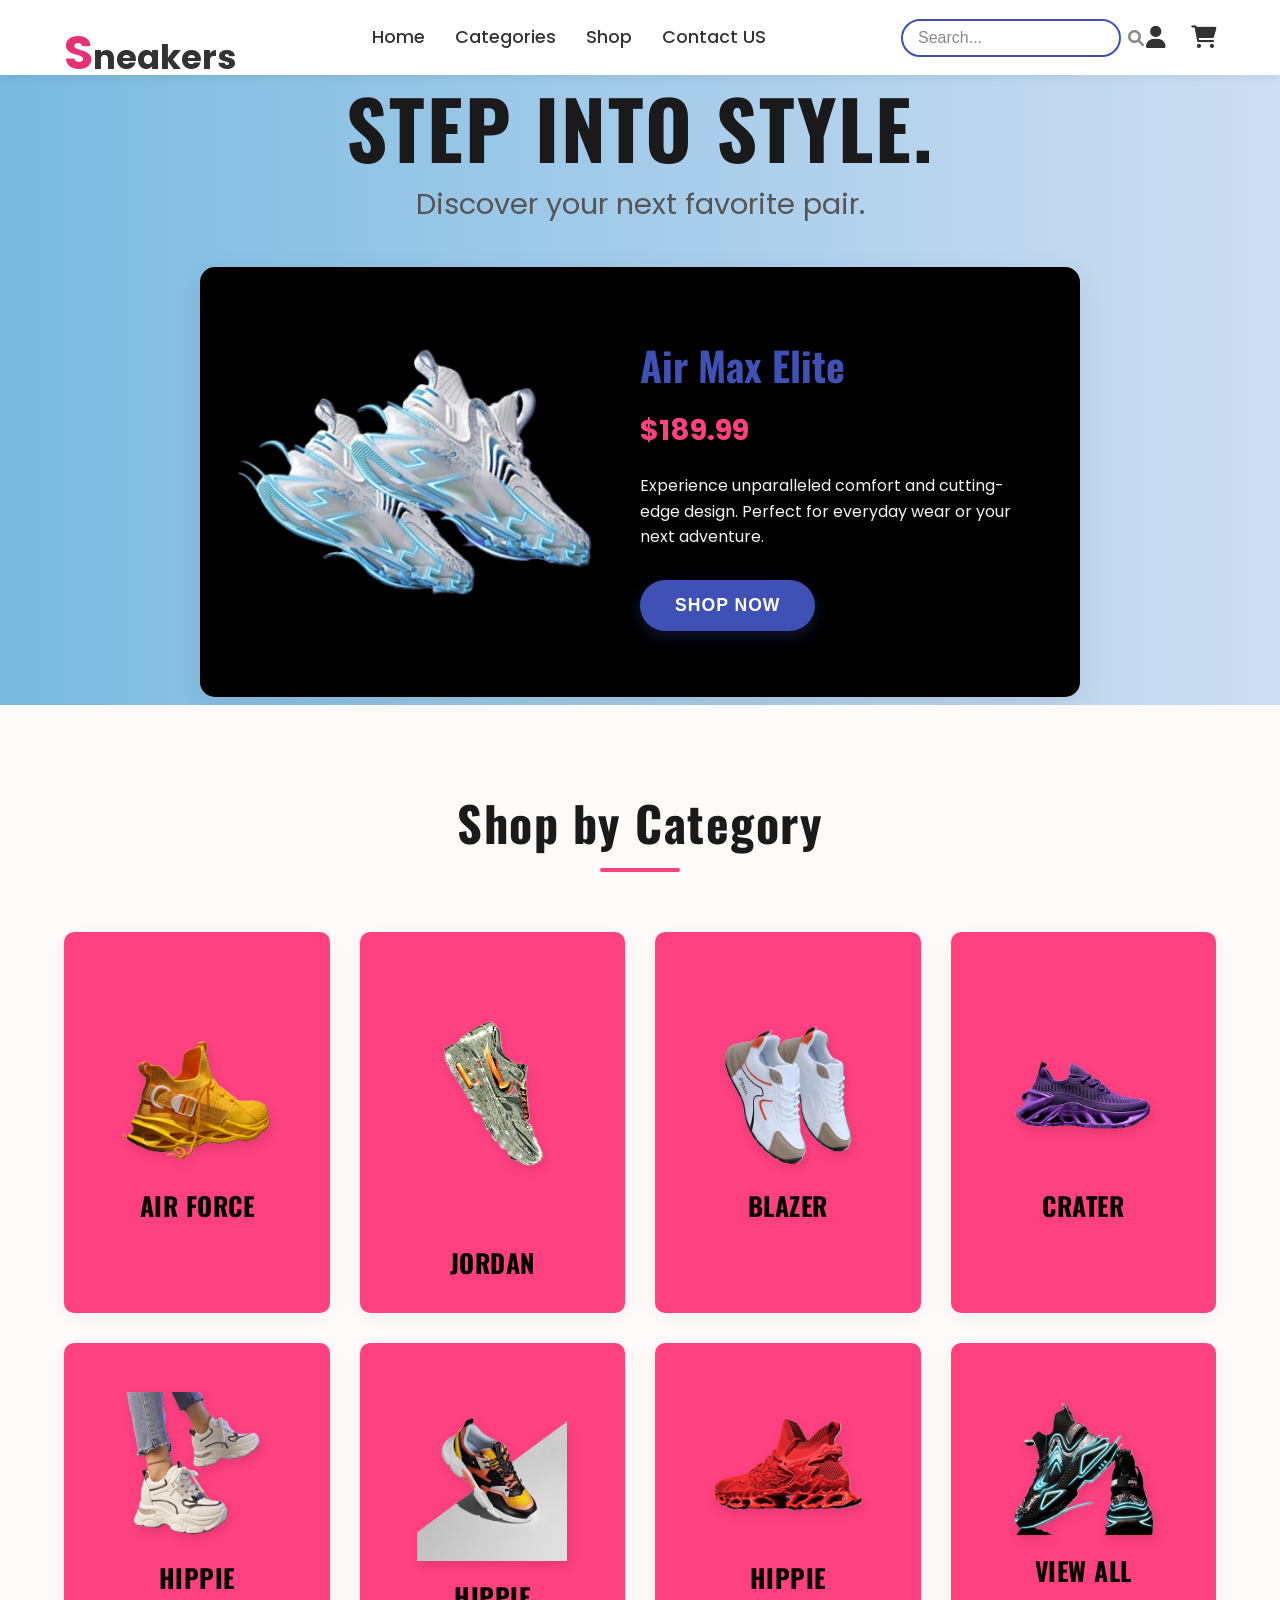
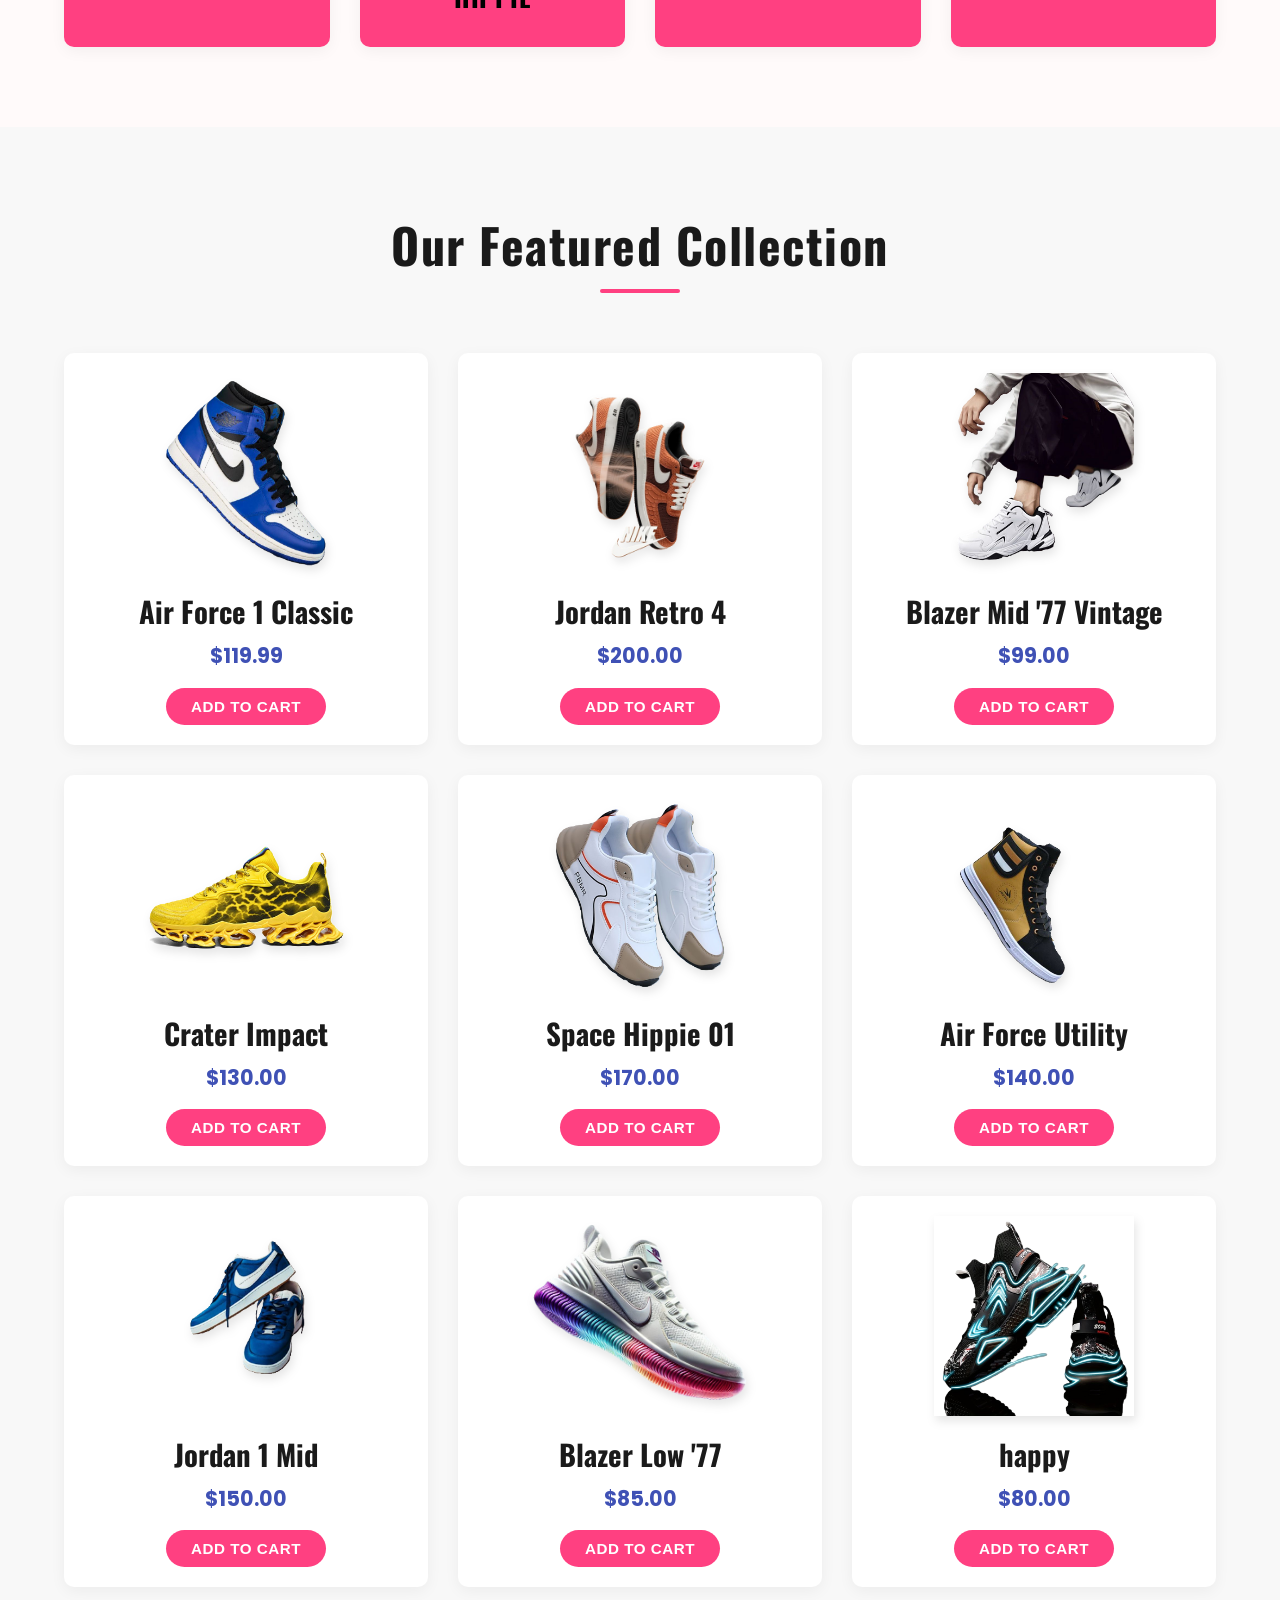
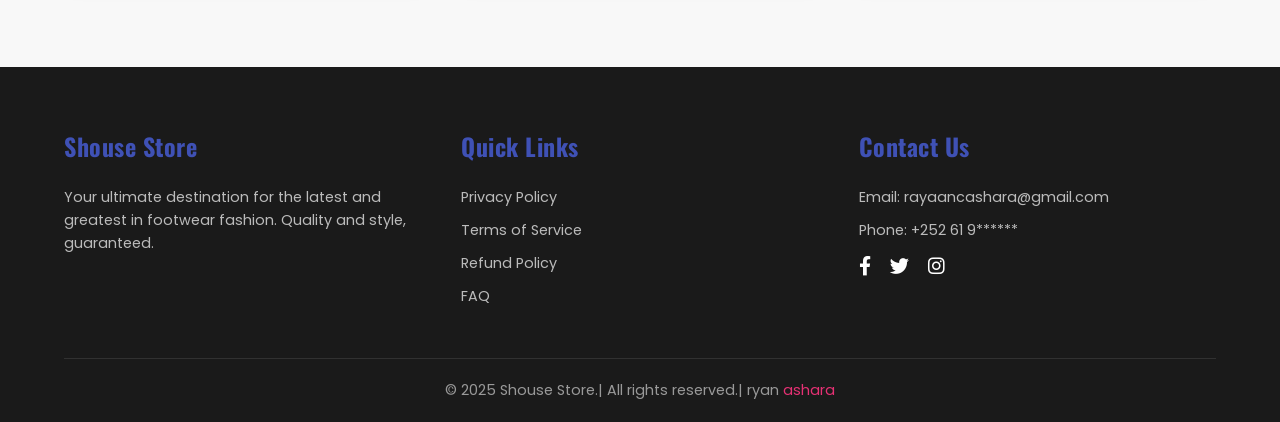
<file: index.html>
<!DOCTYPE html>
<html lang="en">
<head>
    <meta charset="UTF-8">
    <meta http-equiv="X-UA-Compatible" content="IE=edge">
    <meta name="viewport" content="width=device-width, initial-scale=1.0">
    <title>Shouse-store | Elevate Your Step</title>
    <link rel="stylesheet" href="style.css">
    <link href="https://fonts.googleapis.com/css2?family=Oswald:wght@500;700&family=Poppins:wght@300;400;500;600;700&display=swap" rel="stylesheet">
    <link rel="stylesheet" href="https://cdnjs.cloudflare.com/ajax/libs/font-awesome/6.0.0-beta3/css/all.min.css" integrity="sha512-..." crossorigin="anonymous" referrerpolicy="no-referrer" />
</head>
<body>
    <header>
        <nav class="navbar">
            <div class="logo">
           <a href="#hero"><h1><span>S</span>neakers</h1></a>
            </div>
            <ul class="nav-links">
                <li><a href="#hero" class="nav-item">Home</a></li>
                <li><a href="#categories" class="nav-item">Categories</a></li>
                <li><a href="#products" class="nav-item">Shop</a></li>
                <li><a href="#contact" class="nav-item">Contact US</a></li>
            </ul>
            <div class="nav-icons">
                <div class="search-box">
                    <input type="text" placeholder="Search..." class="search-input">
                    <i class="fas fa-search search-icon"></i>
                </div>
                <i class="fas fa-user nav-icon"></i>
                <i class="fas fa-shopping-cart nav-icon"></i>
            </div>
            <div class="hamburger">
                <span class="bar"></span>
                <span class="bar"></span>
                <span class="bar"></span>
            </div>
        </nav>
    </header>
<!---hero section--->
    <main>
        <section class="hero-section" id="hero">
            <div class="hero-content">
                <h1 class="hero-title animate-in">STEP INTO STYLE.</h1>
                <p class="hero-subtitle animate-in">Discover your next favorite pair.</p>
                <div class="hero-product-info animate-in">
                    <img src="sneakers/sneaker13.png" alt="Featured New Season Shoe" class="hero-shoe-img">
                    <div class="hero-details">
                        <h2 class="hero-shoe-name">Air Max Elite</h2>
                        <span class="hero-shoe-price">$189.99</span>
                        <p class="hero-shoe-description">Experience unparalleled comfort and cutting-edge design. Perfect for everyday wear or your next adventure.</p>
                        <button class="buy-button">SHOP NOW</button>
                    </div>
                </div>
            </div>
        </section>

<!--categery section-->
        <section class="category-section" id="categories">
            <h2 class="section-title">Shop by Category</h2>
            <div class="category-grid">
                <a href="#" class="category-item" data-category="air-force">
                    <img src="sneakers/sneaker9.png" alt="Air Force Category">
                    <h3>AIR FORCE</h3>
                </a>
                <a href="#" class="category-item" data-category="jordan">
                    <img src="sneakers/sneaker10.png" alt="Jordan Category">
                    <h3>JORDAN</h3>
                </a>
                <a href="#" class="category-item" data-category="blazer">
                    <img src="sneakers/sneaker19.png" alt="Blazer Category">
                    <h3>BLAZER</h3>
                </a>
                <a href="#" class="category-item" data-category="crater">
                    <img src="sneakers/sneaker15.png" alt="Crater Category">
                    <h3>CRATER</h3>
                </a>
                <a href="#" class="category-item" data-category="hippie">
                    <img src="sneakers/sneaker16.png" alt="Hippie Category">
                    <h3>HIPPIE</h3>
                </a>
                <a href="#" class="category-item" data-category="hippie">
                    <img src="sneakers/sneaker17.png" alt="Hippie Category">
                    <h3>HIPPIE</h3>
                </a>
                <a href="#" class="category-item" data-category="hippie">
                    <img src="sneakers/sneaker18.png" alt="Hippie Category">
                    <h3>HIPPIE</h3>
                </a>
                <a href="#" class="category-item" data-category="all">
                    <img src="sneakers/sneaker14.png" alt="View All Shoes">
                    <h3>VIEW ALL</h3>
                </a>
            </div>
        </section>

        <section class="products-section" id="products">
            <h2 class="section-title">Our Featured Collection</h2>
            <div class="product-grid">
                </div>
        </section>
    </main>
<!--footer section-->
    <footer>
        <div class="footer-content" id="contact">
            <div class="footer-col">
                <h4>Shouse Store</h4>
                <p>Your ultimate destination for the latest and greatest in footwear fashion. Quality and style, guaranteed.</p>
            </div>
            <div class="footer-col">
                <h4>Quick Links</h4>
                <ul>
                    <li><a href="#">Privacy Policy</a></li>
                    <li><a href="#">Terms of Service</a></li>
                    <li><a href="#">Refund Policy</a></li>
                    <li><a href="#">FAQ</a></li>
                </ul>
            </div>
            <div class="footer-col">
                <h4>Contact Us</h4>
                <p>Email: rayaancashara@gmail.com</p>
                <p>Phone: +252 61 9******</p>
                <div class="social-links">
                    <a href="#"><i class="fab fa-facebook-f"></i></a>
                    <a href="#"><i class="fab fa-twitter"></i></a>
                    <a href="#"><i class="fab fa-instagram"></i></a>
                </div>
            </div>
        </div>
        <div class="footer-bottom">
            <p>&copy; 2025 Shouse Store.| All rights reserved.| ryan <span style="color: #e63174;">ashara</span></p>
        </div>
    </footer>

    <script src="script.js"></script>
</body>
</html>
</file>
<file: style.css>
/* Basic Resets & Global Styles */
:root {
    --primary-color: #3f51b5; /* A deep indigo blue */
    --accent-color: #ff4081; /* A vibrant pink/red */
    --dark-bg: #1a1a1a;
    --light-bg: #f8f8f8;
    --text-dark: #333;
    --text-light: #f4f4f4;
    --border-color: #e0e0e0;
}

* {
    margin: 0;
    padding: 0;
    box-sizing: border-box;
}

body {
    font-family: 'Poppins', sans-serif;
    color: var(--text-dark);
    background-color: var(--dark-bg);
    line-height: 1.6;
    overflow-x: hidden; /* Prevent horizontal scroll */
}

a {
    text-decoration: none;
    color: inherit;
}

ul {
    list-style: none;
}

button {
    cursor: pointer;
    border: none;
    outline: none;
    transition: all 0.3s ease;
}

.section-title {
    font-family: 'Oswald', sans-serif;
    font-size: 3rem;
    text-align: center;
    margin-bottom: 60px;
    color: var(--dark-bg);
    position: relative;
    padding-bottom: 10px;
    letter-spacing: 1.5px;
}

.section-title::after {
    content: '';
    position: absolute;
    left: 50%;
    transform: translateX(-50%);
    bottom: 0;
    width: 80px;
    height: 4px;
    background-color: var(--accent-color);
    border-radius: 2px;
}

/* --- Header & Navigation --- */
header {
    background-color: white;
    box-shadow: 0 2px 10px rgba(0, 0, 0, 0.08);
    position: sticky;
    top: 0;
    z-index: 1000;
}

.navbar {
    display: flex;
    justify-content: space-between;
    align-items: center;
    padding: 15px 5%;
    max-width: 1300px;
    margin: 0 auto;
}

.logo {
    height: 45px;
}
.logo span{
    font-size: 3rem;
    color: #e63174;
}
.logo h1{
    font-size: 2.125rem;
    cursor: pointer;
}
.nav-links {
    display: flex;
    gap: 30px;
}

.nav-item {
    font-weight: 500;
    font-size: 1.1rem;
    position: relative;
    padding: 5px 0;
}

.nav-item::after {
    content: '';
    position: absolute;
    left: 0;
    bottom: 0;
    width: 0;
    height: 2px;
    background-color: var(--accent-color);
    transition: width 0.3s ease;
}

.nav-item:hover::after {
    width: 100%;
}

.nav-icons {
    display: flex;
    align-items: center;
    gap: 25px;
}

.search-box {
    display: flex;
    align-items: center;
    border: 1px solid var(--border-color);
    border-radius: 25px;
    padding: 8px 15px;
    transition: all 0.3s ease;
    border: 2px solid var(--primary-color);
    width: 220px;
}

.search-box:focus-within {
    border-color: var(--accent-color);
    box-shadow: 0 0 0 1px rgb(230, 49, 116);
}

.search-input {
    border: none;
    outline: none;
    background: transparent;
    font-size: 1rem;
    flex-grow: 1;
    padding-right: 10px;
    color: var(--text-dark);
}

.search-input::placeholder {
    color: #888;
}

.search-icon {
    color: #888;
    cursor: pointer;
    transition: color 0.2s ease;
}

.search-icon:hover {
    color: var(--primary-color);
}

.nav-icon {
    font-size: 1.4rem;
    color: var(--text-dark);
    cursor: pointer;
    transition: color 0.2s ease;
}

.nav-icon:hover {
    color: var(--primary-color);
}

.hamburger {
    display: none; /* Hidden on desktop */
    flex-direction: column;
    gap: 5px;
    cursor: pointer;
}

.hamburger .bar {
    width: 25px;
    height: 3px;
    background-color: var(--dark-bg);
    transition: all 0.3s ease;
}

/* --- Hero Section --- */
.hero-section {
    position: relative;
    width: 100%;
    height: 70vh; /* Responsive height */
    min-height: 550px;
    display: flex;
    align-items: center;
    justify-content: center;
    background: linear-gradient(to right, #79bae0, #cfdef3); /* Light blue gradient */
    overflow: hidden;
    padding: 0 5%;
}

.hero-content {
    display: flex;
    flex-direction: column;
    align-items: center;
    text-align: center;
    max-width: 1200px;
    width: 100%;
}

.hero-title {
    font-family: 'Oswald', sans-serif;
    font-size: 5rem;
    color: var(--dark-bg);
    margin-bottom: 10px;
    line-height: 1.1;
    letter-spacing: 2px;
    opacity: 0; /* For JS animation */
    transform: translateY(20px); /* For JS animation */
}

.hero-subtitle {
    font-size: 1.8rem;
    color: #555;
    margin-bottom: 40px;
    opacity: 0; /* For JS animation */
    transform: translateY(20px); /* For JS animation */
}

.hero-product-info {
    display: flex;
    align-items: center;
    gap: 50px;
    background-color: black;
    padding: 40px;
    border-radius: 15px;
    box-shadow: 0 10px 30px rgba(0, 0, 0, 0.08);
    opacity: 0; /* For JS animation */
    transform: translateY(20px); /* For JS animation */
}
.hero-product-info p{
    color: #f4f4f4;
}

.hero-shoe-img {
    width: 350px; /* Adjust size */
    height: auto;
    transform: rotate(-10deg); /* Slight tilt */
    filter: drop-shadow(5px 10px 10px rgba(0,0,0,0.2));
}

.hero-details {
    text-align: left;
    max-width: 400px;
}

.hero-shoe-name {
    font-family: 'Oswald', sans-serif;
    font-size: 2.5rem;
    color: var(--primary-color);
    margin-bottom: 10px;
}

.hero-shoe-price {
    font-size: 1.8rem;
    font-weight: 700;
    color: var(--accent-color);
    display: block;
    margin-bottom: 20px;
}

.hero-shoe-description {
    font-size: 1rem;
    color: #666;
    margin-bottom: 30px;
}

.buy-button {
    background-color: var(--primary-color);
    color: white;
    padding: 15px 35px;
    border-radius: 50px;
    font-size: 1.1rem;
    font-weight: 600;
    letter-spacing: 1px;
    text-transform: uppercase;
    box-shadow: 0 5px 15px rgba(63, 81, 181, 0.3);
}

.buy-button:hover {
    background-color: #30419a; /* Darker primary */
    transform: translateY(-2px);
    box-shadow: 0 8px 20px rgba(63, 81, 181, 0.4);
}

/* Animations for hero elements */
.animate-in {
    animation: fadeInSlideUp 0.8s ease-out forwards;
    animation-delay: var(--delay);
}

@keyframes fadeInSlideUp {
    from {
        opacity: 0;
        transform: translateY(20px);
    }
    to {
        opacity: 1;
        transform: translateY(0);
    }
}

/* --- Category Section --- */
.category-section {
    padding: 80px 5%;
    background-color: snow;
}

.category-grid {
    display: grid;
    grid-template-columns: repeat(auto-fit, minmax(220px, 1fr));
    gap: 30px;
    max-width: 1200px;
    margin: 0 auto;
}

.category-item {
    display: flex;
    flex-direction: column;
    align-items: center;
    justify-content: center;
    background-color: var(--accent-color);
    color: #1a1a1a;
    border-radius: 10px;
    padding: 30px;
    box-shadow: 0 4px 15px rgba(0, 0, 0, 0.05);
    transition: all 0.3s ease;
    text-align: center;
}

.category-item:hover {
    transform: translateY(-5px);
    box-shadow: 0 8px 20px rgba(0, 0, 0, 0.1);
    background-color: #000;
    color: var(--accent-color);
    box-shadow:0  25px 25px rgb(230, 49, 116)
}

.category-item img {
    max-width: 150px;
    height: auto;
    margin-bottom: 15px;
    filter: drop-shadow(2px 5px 5px rgba(0,0,0,0.1));
}

.category-item h3 {
    font-family: 'Oswald', sans-serif;
    font-size: 1.6rem;
    color:black;
    letter-spacing: 0.5px;
}


/* --- Products Section --- */
.products-section {
    padding: 80px 5%;
    background-color: var(--light-bg);
}

.product-grid {
    display: grid;
    grid-template-columns: repeat(auto-fit, minmax(280px, 1fr));
    gap: 30px;
    max-width: 1200px;
    margin: 0 auto;
}

.product-card {
    background-color: white;
    border-radius: 10px;
    box-shadow: 0 4px 15px rgba(0, 0, 0, 0.05);
    overflow: hidden;
    transition: all 0.3s ease;
    display: flex;
    flex-direction: column;
    align-items: center;
    text-align: center;
    padding: 20px;
}

.product-card:hover {
    transform: translateY(-5px);
    border: 3px solid var(--accent-color);
    box-shadow: 0 8px 25px rgb(230, 49, 116);
}

.product-card img {
    max-width: 100%;
    height: 200px; /* Fixed height for consistency */
    object-fit: contain;
    margin-bottom: 15px;
    filter: drop-shadow(2px 5px 5px rgba(0,0,0,0.1));
    transition: transform 0.3s ease;
}

.product-card:hover img {
    transform: scale(1.05) rotate(-3deg);
}

.product-card h3 {
    font-family: 'Oswald', sans-serif;
    font-size: 1.8rem;
    color: var(--dark-bg);
    margin-bottom: 5px;
}

.product-card .price {
    font-size: 1.3rem;
    font-weight: 700;
    color: var(--primary-color);
    margin-bottom: 15px;
}

.product-card .add-to-cart {
    background-color: var(--accent-color);
    color: white;
    padding: 10px 25px;
    border-radius: 25px;
    font-size: 0.95rem;
    font-weight: 600;
    letter-spacing: 0.5px;
    text-transform: uppercase;
}

.product-card .add-to-cart:hover {
    background-color: #e63174;
    transform: translateY(-1px);
}

/* --- Footer --- */
footer {
    background-color: var(--dark-bg);
    color: var(--text-light);
    padding: 60px 5% 20px;
    font-size: 0.9rem;
}

.footer-content {
    display: grid;
    grid-template-columns: repeat(auto-fit, minmax(250px, 1fr));
    gap: 40px;
    max-width: 1200px;
    margin: 0 auto 40px;
}

.footer-col h4 {
    font-family: 'Oswald', sans-serif;
    font-size: 1.5rem;
    color: var(--primary-color);
    margin-bottom: 20px;
    letter-spacing: 0.5px;
}

.footer-col p, .footer-col li {
    margin-bottom: 10px;
    color: #bbb;
}

.footer-col ul li a {
    transition: color 0.2s ease;
}

.footer-col ul li a:hover {
    color: var(--accent-color);
}

.social-links a {
    display: inline-block;
    color: white;
    font-size: 1.2rem;
    margin-right: 15px;
    transition: color 0.2s ease;
}

.social-links a:hover {
    color: var(--accent-color);
}

.footer-bottom {
    text-align: center;
    padding-top: 20px;
    border-top: 1px solid rgba(255, 255, 255, 0.1);
    color: #999;
}


/* --- Responsive Design --- */

/* Hamburger menu for mobile */
@media (max-width: 992px) {
    .nav-links, .nav-icons {
        display: none;
    }

    .hamburger {
        display: flex;
        z-index: 1001; /* Ensure it's above everything */
    }

    .nav-links.active {
        display: flex;
        flex-direction: column;
        position: absolute;
        top: 0;
        left: 0;
        width: 100%;
        height: 100vh;
        background-color: white;
        justify-content: center;
        align-items: center;
        gap: 20px;
        font-size: 1.5rem;
        z-index: 999;
    }

    .nav-icons.active {
        display: flex;
        flex-direction: column;
        position: absolute;
        top: 0;
        right: 0;
        height: 100vh;
        background-color: white; /* Match nav-links bg */
        padding-top: 150px; /* Space from top to align with nav-links */
        align-items: center;
        gap: 30px;
        width: 200px; /* Or adjust as needed */
        z-index: 999;
    }

    .search-box {
        width: 80%; /* Wider search box in mobile menu */
    }

    /* Hamburger animation */
    .hamburger.active .bar:nth-child(2) {
        opacity: 0;
    }

    .hamburger.active .bar:nth-child(1) {
        transform: translateY(8px) rotate(45deg);
    }

    .hamburger.active .bar:nth-child(3) {
        transform: translateY(-8px) rotate(-45deg);
    }

    .hero-title {
        font-size: 4rem;
    }

    .hero-subtitle {
        font-size: 1.5rem;
    }

    .hero-product-info {
        flex-direction: column;
        padding: 30px;
        gap: 30px;
    }

    .hero-shoe-img {
        width: 280px;
    }

    .hero-details {
        text-align: center;
    }
}

@media (max-width: 768px) {
    .section-title {
        font-size: 2.5rem;
        margin-bottom: 40px;
    }

    .hero-section {
        height: auto;
        padding: 60px 5%; /* More padding top/bottom */
    }

    .hero-title {
        font-size: 3rem;
    }

    .hero-subtitle {
        font-size: 1.2rem;
    }

    .hero-product-info {
        gap: 20px;
        padding: 25px;
    }

    .hero-shoe-img {
        width: 250px;
    }

    .hero-shoe-name {
        font-size: 2rem;
    }

    .hero-shoe-price {
        font-size: 1.5rem;
    }

    .buy-button {
        padding: 12px 25px;
        font-size: 1rem;
    }

    .category-grid {
        grid-template-columns: repeat(auto-fit, minmax(180px, 1fr));
    }

    .category-item img {
        max-width: 120px;
    }

    .category-item h3 {
        font-size: 1.4rem;
    }

    .product-grid {
        grid-template-columns: repeat(auto-fit, minmax(250px, 1fr));
    }

    .footer-content {
        grid-template-columns: 1fr;
        text-align: center;
    }

    .social-links {
        margin-top: 15px;
    }
}

@media (max-width: 480px) {
    .navbar {
        padding: 10px 3%;
    }

    .logo img {
        height: 35px;
    }

    .section-title {
        font-size: 2rem;
    }

    .hero-title {
        font-size: 2.2rem;
        margin-bottom: 5px;
    }

    .hero-subtitle {
        font-size: 1rem;
        margin-bottom: 20px;
    }

    .hero-product-info {
        padding: 20px;
    }

    .hero-shoe-img {
        width: 200px;
    }

    .hero-shoe-name {
        font-size: 1.8rem;
    }

    .hero-shoe-price {
        font-size: 1.3rem;
    }

    .hero-shoe-description {
        font-size: 0.9rem;
    }

    .buy-button {
        padding: 10px 20px;
        font-size: 0.9rem;
    }

    .category-grid {
        gap: 20px;
    }

    .category-item {
        padding: 20px;
    }

    .category-item img {
        max-width: 100px;
    }

    .category-item h3 {
        font-size: 1.2rem;
    }

    .product-grid {
        grid-template-columns: 1fr; /* Single column for very small screens */
    }

    .product-card {
        padding: 15px;
    }

    .product-card img {
        height: 180px;
    }

    .product-card h3 {
        font-size: 1.5rem;
    }

    .product-card .price {
        font-size: 1.1rem;
    }
}
</file>
